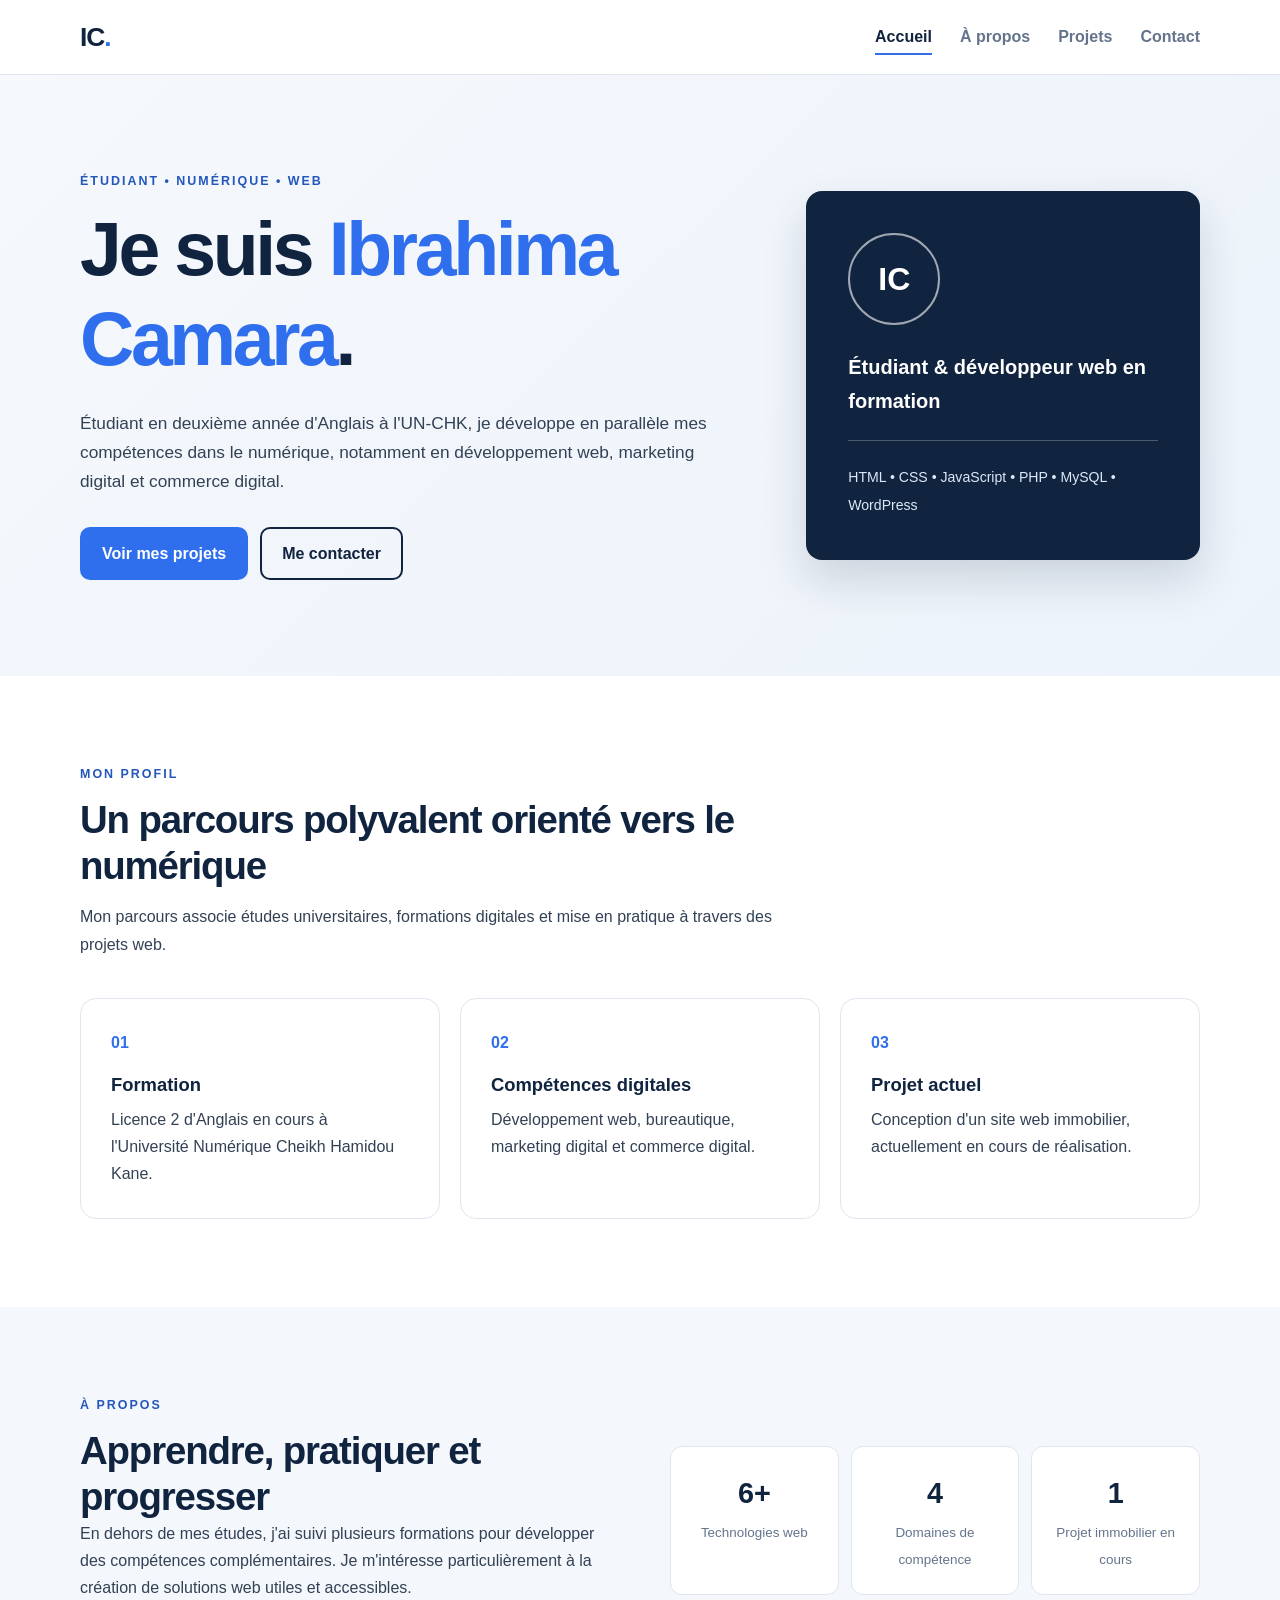
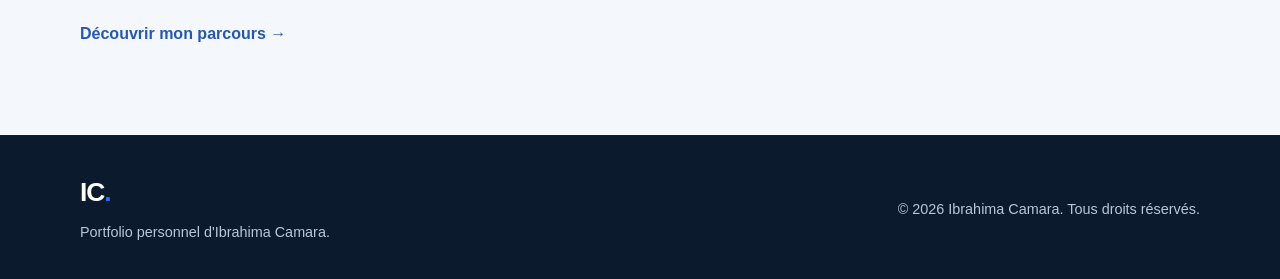
<file: index.html>
<!DOCTYPE html>
<html lang="fr">
<head>
  <meta charset="UTF-8">
  <meta name="viewport" content="width=device-width, initial-scale=1.0">
  <meta name="description" content="Portfolio personnel d'Ibrahima Camara, étudiant et passionné par le numérique et le développement web.">
  <title>Ibrahima Camara | Portfolio</title>
  <link rel="stylesheet" href="css/style.css">
  <script src="js/app.js" defer></script>
</head>
<body>
<header class="site-header">
  <nav class="navbar container" aria-label="Navigation principale">
    <a class="logo" href="index.html">IC<span>.</span></a>
    <button class="menu-toggle" type="button" aria-label="Ouvrir le menu" aria-expanded="false">☰</button>
    <ul class="nav-links">
      <li><a class="active" href="index.html">Accueil</a></li>
      <li><a href="about.html">À propos</a></li>
      <li><a href="projects.html">Projets</a></li>
      <li><a href="contact.html">Contact</a></li>
    </ul>
  </nav>
</header>

<main>
  <section class="hero">
    <div class="container hero-grid">
      <div class="hero-content">
        <p class="eyebrow">ÉTUDIANT • NUMÉRIQUE • WEB</p>
        <h1>Je suis <span>Ibrahima Camara</span>.</h1>
        <p class="hero-text">
          Étudiant en deuxième année d'Anglais à l'UN-CHK, je développe en parallèle
          mes compétences dans le numérique, notamment en développement web,
          marketing digital et commerce digital.
        </p>
        <div class="hero-actions">
          <a class="btn btn-primary" href="projects.html">Voir mes projets</a>
          <a class="btn btn-secondary" href="contact.html">Me contacter</a>
        </div>
      </div>
      <div class="hero-card" aria-label="Présentation rapide">
        <div class="initials">IC</div>
        <p>Étudiant &amp; développeur web en formation</p>
        <div class="mini-line"></div>
        <span>HTML • CSS • JavaScript • PHP • MySQL • WordPress</span>
      </div>
    </div>
  </section>

  <section class="section" id="aperçu">
    <div class="container">
      <div class="section-heading">
        <p class="eyebrow">MON PROFIL</p>
        <h2>Un parcours polyvalent orienté vers le numérique</h2>
        <p>Mon parcours associe études universitaires, formations digitales et mise en pratique à travers des projets web.</p>
      </div>
      <div class="cards three">
        <article class="info-card">
          <div class="icon">01</div>
          <h3>Formation</h3>
          <p>Licence 2 d'Anglais en cours à l'Université Numérique Cheikh Hamidou Kane.</p>
        </article>
        <article class="info-card">
          <div class="icon">02</div>
          <h3>Compétences digitales</h3>
          <p>Développement web, bureautique, marketing digital et commerce digital.</p>
        </article>
        <article class="info-card">
          <div class="icon">03</div>
          <h3>Projet actuel</h3>
          <p>Conception d'un site web immobilier, actuellement en cours de réalisation.</p>
        </article>
      </div>
    </div>
  </section>

  <section class="section section-soft">
    <div class="container split">
      <div>
        <p class="eyebrow">À PROPOS</p>
        <h2>Apprendre, pratiquer et progresser</h2>
        <p>
          En dehors de mes études, j'ai suivi plusieurs formations pour développer
          des compétences complémentaires. Je m'intéresse particulièrement à la
          création de solutions web utiles et accessibles.
        </p>
        <a class="text-link" href="about.html">Découvrir mon parcours →</a>
      </div>
      <div class="stats">
        <div><strong>6+</strong><span>Technologies web</span></div>
        <div><strong>4</strong><span>Domaines de compétence</span></div>
        <div><strong>1</strong><span>Projet immobilier en cours</span></div>
      </div>
    </div>
  </section>
</main>

<footer class="footer">
  <div class="container footer-grid">
    <div><a class="logo" href="index.html">IC<span>.</span></a><p>Portfolio personnel d'Ibrahima Camara.</p></div>
    <div><p>© <span class="year"></span> Ibrahima Camara. Tous droits réservés.</p></div>
  </div>
</footer>
</body>
</html>
</file>
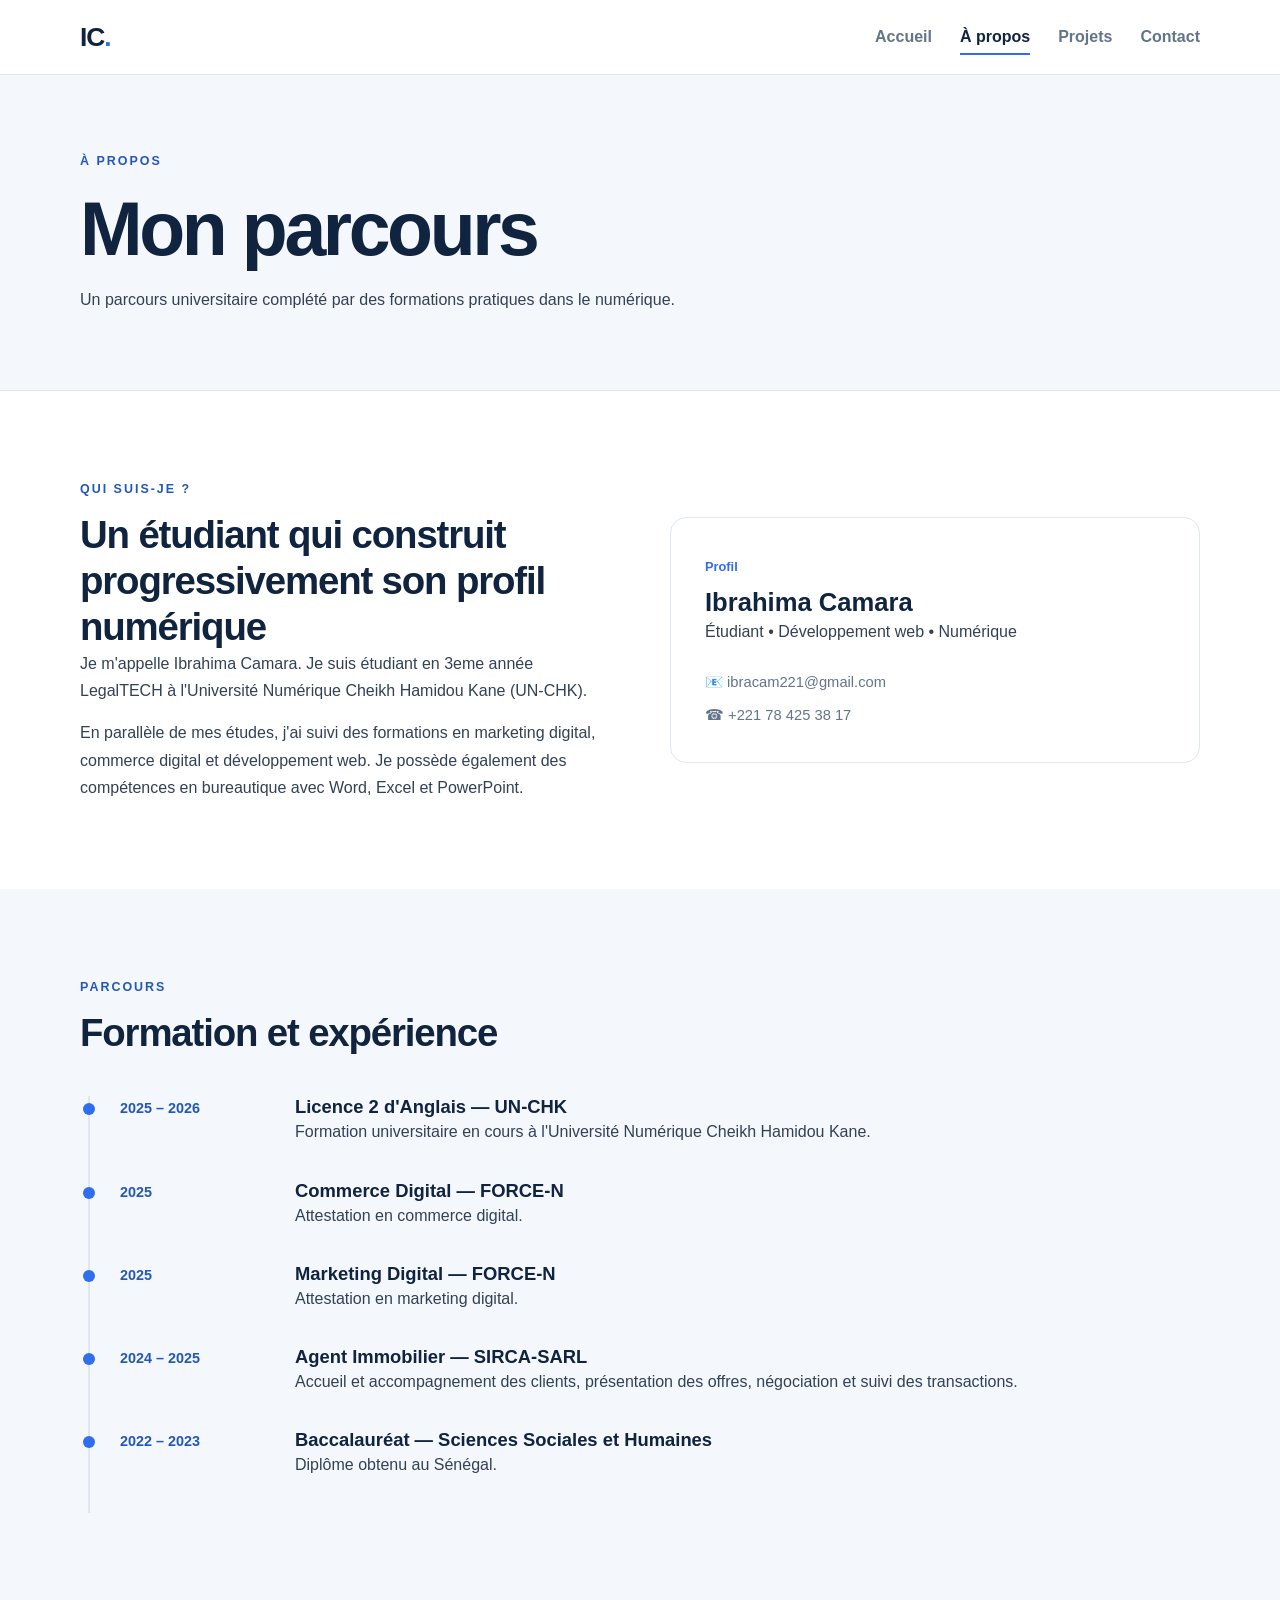
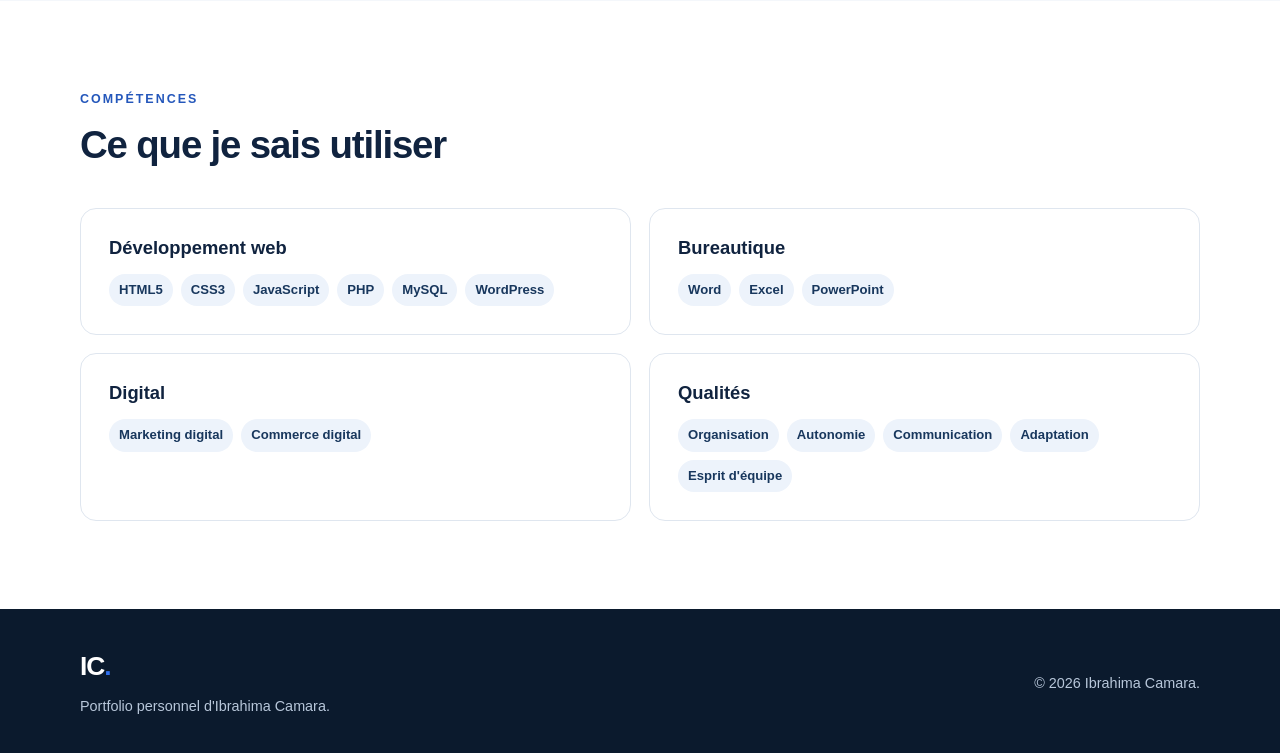
<file: about.html>
<!DOCTYPE html>
<html lang="fr">
<head>
  <meta charset="UTF-8">
  <meta name="viewport" content="width=device-width, initial-scale=1.0">
  <meta name="description" content="À propos du parcours d'Ibrahima Camara.">
  <title>À propos | Ibrahima Camara</title>
  <link rel="stylesheet" href="css/style.css">
  <script src="js/app.js" defer></script>
</head>
<body>
<header class="site-header">
  <nav class="navbar container" aria-label="Navigation principale">
    <a class="logo" href="index.html">IC<span>.</span></a>
    <button class="menu-toggle" type="button" aria-label="Ouvrir le menu" aria-expanded="false">☰</button>
    <ul class="nav-links">
      <li><a href="index.html">Accueil</a></li>
      <li><a class="active" href="about.html">À propos</a></li>
      <li><a href="projects.html">Projets</a></li>
      <li><a href="contact.html">Contact</a></li>
    </ul>
  </nav>
</header>

<main>
  <section class="page-hero">
    <div class="container">
      <p class="eyebrow">À PROPOS</p>
      <h1>Mon parcours</h1>
      <p>Un parcours universitaire complété par des formations pratiques dans le numérique.</p>
    </div>
  </section>

  <section class="section">
    <div class="container split about-intro">
      <div>
        <p class="eyebrow">QUI SUIS-JE ?</p>
        <h2>Un étudiant qui construit progressivement son profil numérique</h2>
        <p>
          Je m'appelle Ibrahima Camara. Je suis étudiant en 3eme année LegalTECH
          à l'Université Numérique Cheikh Hamidou Kane (UN-CHK).
        </p>
        <p>
          En parallèle de mes études, j'ai suivi des formations en marketing digital,
          commerce digital et développement web. Je possède également des compétences
          en bureautique avec Word, Excel et PowerPoint.
        </p>
      </div>
      <div class="profile-box">
        <span class="profile-label">Profil</span>
        <h3>Ibrahima Camara</h3>
        <p>Étudiant • Développement web • Numérique</p>
        <div class="contact-mini">
          <span>📧 ibracam221@gmail.com</span>
          <span>☎ +221 78 425 38 17</span>
        </div>
      </div>
    </div>
  </section>

  <section class="section section-soft">
    <div class="container">
      <div class="section-heading">
        <p class="eyebrow">PARCOURS</p>
        <h2>Formation et expérience</h2>
      </div>
      <div class="timeline">
        <article class="timeline-item">
          <span class="timeline-date">2025 – 2026</span>
          <div><h3>Licence 2 d'Anglais — UN-CHK</h3><p>Formation universitaire en cours à l'Université Numérique Cheikh Hamidou Kane.</p></div>
        </article>
        <article class="timeline-item">
          <span class="timeline-date">2025</span>
          <div><h3>Commerce Digital — FORCE-N</h3><p>Attestation en commerce digital.</p></div>
        </article>
        <article class="timeline-item">
          <span class="timeline-date">2025</span>
          <div><h3>Marketing Digital — FORCE-N</h3><p>Attestation en marketing digital.</p></div>
        </article>
        <article class="timeline-item">
          <span class="timeline-date">2024 – 2025</span>
          <div><h3>Agent Immobilier — SIRCA-SARL</h3><p>Accueil et accompagnement des clients, présentation des offres, négociation et suivi des transactions.</p></div>
        </article>
        <article class="timeline-item">
          <span class="timeline-date">2022 – 2023</span>
          <div><h3>Baccalauréat — Sciences Sociales et Humaines</h3><p>Diplôme obtenu au Sénégal.</p></div>
        </article>
      </div>
    </div>
  </section>

  <section class="section">
    <div class="container">
      <div class="section-heading">
        <p class="eyebrow">COMPÉTENCES</p>
        <h2>Ce que je sais utiliser</h2>
      </div>
      <div class="skills-grid">
        <div class="skill-group"><h3>Développement web</h3><div class="tags"><span>HTML5</span><span>CSS3</span><span>JavaScript</span><span>PHP</span><span>MySQL</span><span>WordPress</span></div></div>
        <div class="skill-group"><h3>Bureautique</h3><div class="tags"><span>Word</span><span>Excel</span><span>PowerPoint</span></div></div>
        <div class="skill-group"><h3>Digital</h3><div class="tags"><span>Marketing digital</span><span>Commerce digital</span></div></div>
        <div class="skill-group"><h3>Qualités</h3><div class="tags"><span>Organisation</span><span>Autonomie</span><span>Communication</span><span>Adaptation</span><span>Esprit d'équipe</span></div></div>
      </div>
    </div>
  </section>
</main>

<footer class="footer"><div class="container footer-grid"><div><a class="logo" href="index.html">IC<span>.</span></a><p>Portfolio personnel d'Ibrahima Camara.</p></div><div><p>© <span class="year"></span> Ibrahima Camara.</p></div></div></footer>
</body>
</html>
</file>
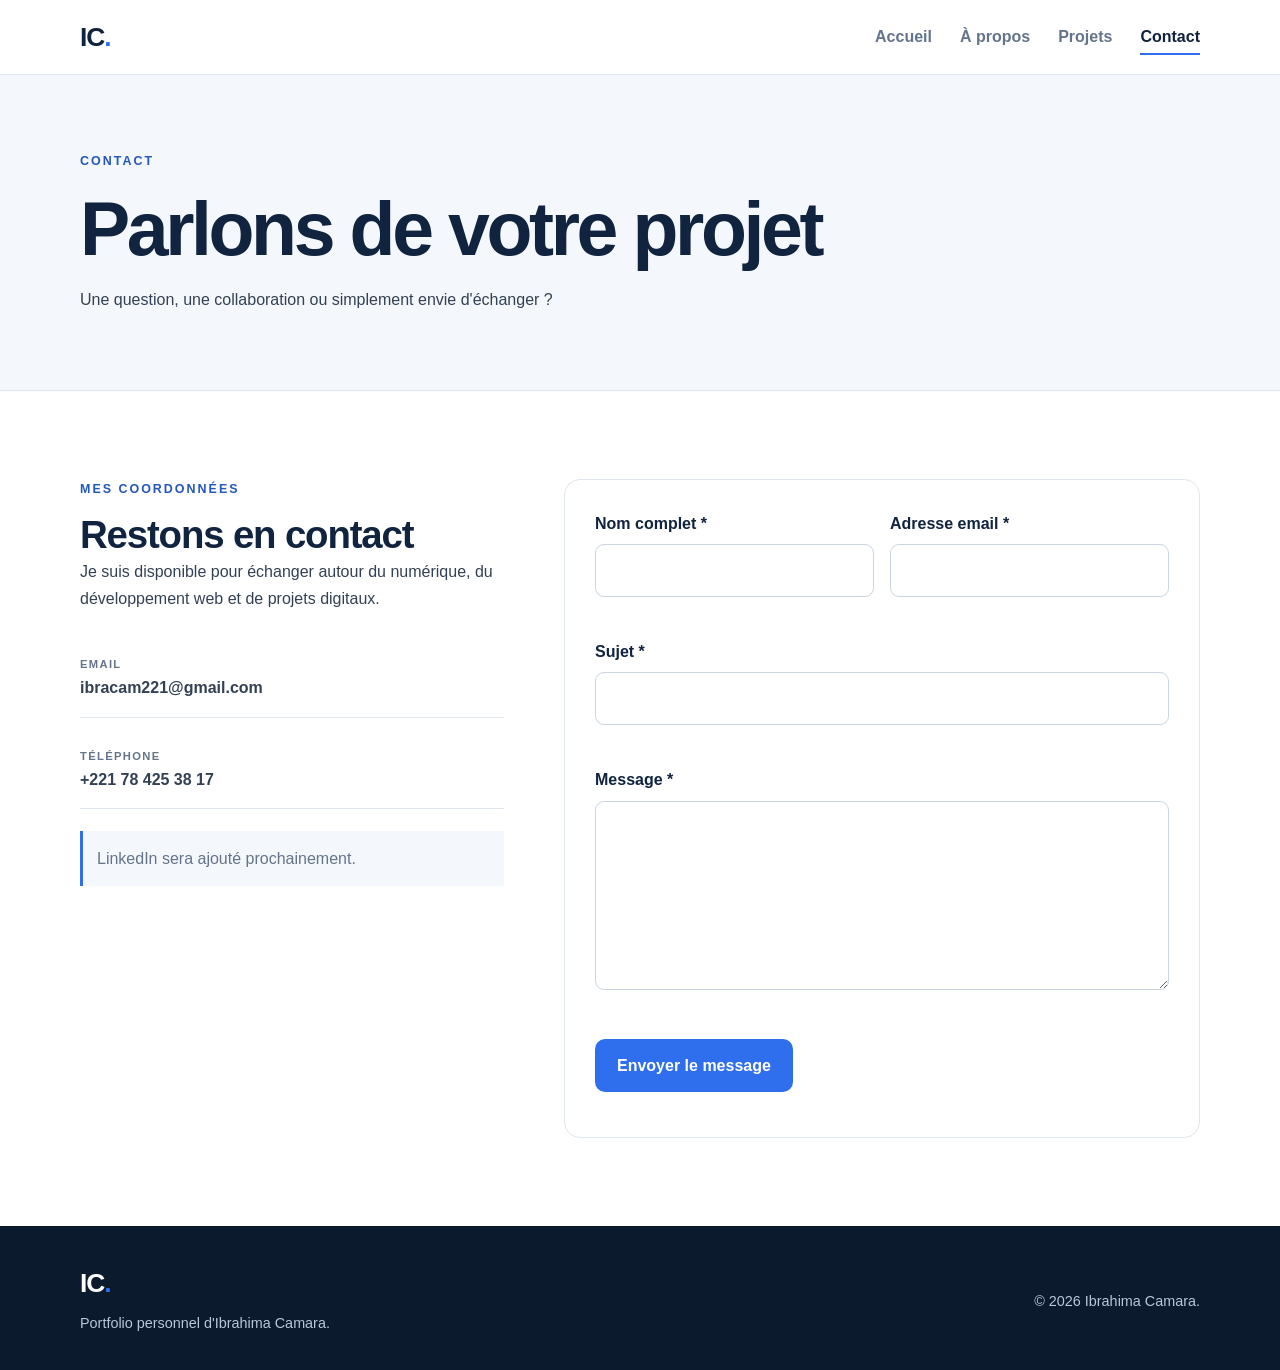
<file: contact.html>
<!DOCTYPE html>
<html lang="fr">
<head>
  <meta charset="UTF-8">
  <meta name="viewport" content="width=device-width, initial-scale=1.0">
  <meta name="description" content="Contactez Ibrahima Camara.">
  <title>Contact | Ibrahima Camara</title>
  <link rel="stylesheet" href="css/style.css">
  <script src="js/app.js" defer></script>
</head>
<body>
<header class="site-header">
  <nav class="navbar container" aria-label="Navigation principale">
    <a class="logo" href="index.html">IC<span>.</span></a>
    <button class="menu-toggle" type="button" aria-label="Ouvrir le menu" aria-expanded="false">☰</button>
    <ul class="nav-links">
      <li><a href="index.html">Accueil</a></li>
      <li><a href="about.html">À propos</a></li>
      <li><a href="projects.html">Projets</a></li>
      <li><a class="active" href="contact.html">Contact</a></li>
    </ul>
  </nav>
</header>

<main>
  <section class="page-hero">
    <div class="container">
      <p class="eyebrow">CONTACT</p>
      <h1>Parlons de votre projet</h1>
      <p>Une question, une collaboration ou simplement envie d'échanger ?</p>
    </div>
  </section>

  <section class="section">
    <div class="container contact-grid">
      <div class="contact-info">
        <p class="eyebrow">MES COORDONNÉES</p>
        <h2>Restons en contact</h2>
        <p>Je suis disponible pour échanger autour du numérique, du développement web et de projets digitaux.</p>
        <div class="contact-list">
          <a href="mailto:ibracam221@gmail.com"><span>EMAIL</span>ibracam221@gmail.com</a>
          <a href="tel:+221784253817"><span>TÉLÉPHONE</span>+221 78 425 38 17</a>
        </div>
        <div class="notice">LinkedIn sera ajouté prochainement.</div>
      </div>

      <form class="contact-form" id="contactForm" novalidate>
        <div class="form-row">
          <div class="form-group">
            <label for="name">Nom complet *</label>
            <input id="name" name="name" type="text" autocomplete="name" required>
            <small class="error" id="nameError"></small>
          </div>
          <div class="form-group">
            <label for="email">Adresse email *</label>
            <input id="email" name="email" type="email" autocomplete="email" required>
            <small class="error" id="emailError"></small>
          </div>
        </div>
        <div class="form-group">
          <label for="subject">Sujet *</label>
          <input id="subject" name="subject" type="text" required>
          <small class="error" id="subjectError"></small>
        </div>
        <div class="form-group">
          <label for="message">Message *</label>
          <textarea id="message" name="message" rows="6" required></textarea>
          <small class="error" id="messageError"></small>
        </div>
        <button class="btn btn-primary" type="submit">Envoyer le message</button>
        <div class="form-feedback" id="formFeedback" role="status" aria-live="polite"></div>
      </form>
    </div>
  </section>
</main>

<footer class="footer"><div class="container footer-grid"><div><a class="logo" href="index.html">IC<span>.</span></a><p>Portfolio personnel d'Ibrahima Camara.</p></div><div><p>© <span class="year"></span> Ibrahima Camara.</p></div></div></footer>
</body>
</html>
</file>
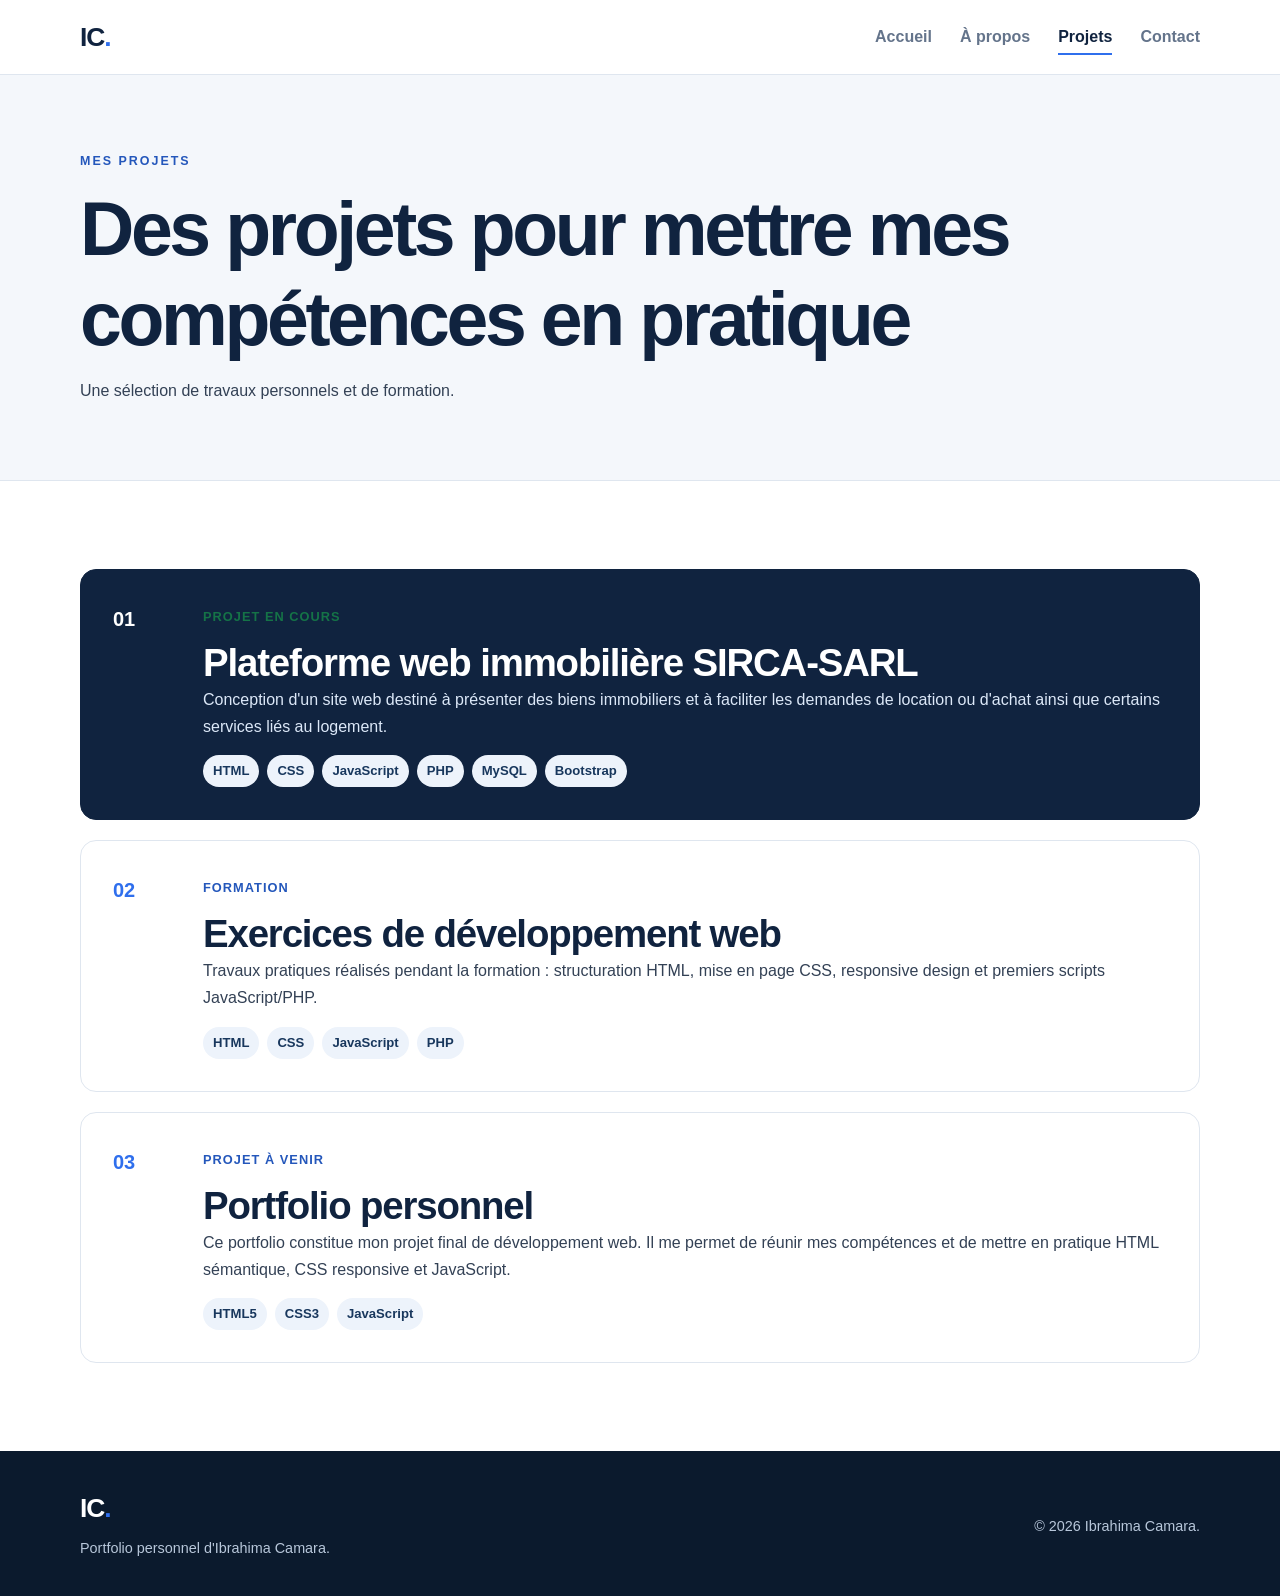
<file: projects.html>
<!DOCTYPE html>
<html lang="fr">
<head>
  <meta charset="UTF-8">
  <meta name="viewport" content="width=device-width, initial-scale=1.0">
  <meta name="description" content="Projets web d'Ibrahima Camara.">
  <title>Projets | Ibrahima Camara</title>
  <link rel="stylesheet" href="css/style.css">
  <script src="js/app.js" defer></script>
</head>
<body>
<header class="site-header">
  <nav class="navbar container" aria-label="Navigation principale">
    <a class="logo" href="index.html">IC<span>.</span></a>
    <button class="menu-toggle" type="button" aria-label="Ouvrir le menu" aria-expanded="false">☰</button>
    <ul class="nav-links">
      <li><a href="index.html">Accueil</a></li>
      <li><a href="about.html">À propos</a></li>
      <li><a class="active" href="projects.html">Projets</a></li>
      <li><a href="contact.html">Contact</a></li>
    </ul>
  </nav>
</header>

<main>
  <section class="page-hero">
    <div class="container">
      <p class="eyebrow">MES PROJETS</p>
      <h1>Des projets pour mettre mes compétences en pratique</h1>
      <p>Une sélection de travaux personnels et de formation.</p>
    </div>
  </section>

  <section class="section">
    <div class="container projects-grid">
      <article class="project-card featured">
        <div class="project-number">01</div>
        <div class="project-content">
          <span class="status">Projet en cours</span>
          <h2>Plateforme web immobilière SIRCA-SARL</h2>
          <p>
            Conception d'un site web destiné à présenter des biens immobiliers
            et à faciliter les demandes de location ou d'achat ainsi que certains
            services liés au logement.
          </p>
          <div class="tags"><span>HTML</span><span>CSS</span><span>JavaScript</span><span>PHP</span><span>MySQL</span><span>Bootstrap</span></div>
        </div>
      </article>

      <article class="project-card">
        <div class="project-number">02</div>
        <div class="project-content">
          <span class="status status-neutral">Formation</span>
          <h2>Exercices de développement web</h2>
          <p>
            Travaux pratiques réalisés pendant la formation : structuration
            HTML, mise en page CSS, responsive design et premiers scripts JavaScript/PHP.
          </p>
          <div class="tags"><span>HTML</span><span>CSS</span><span>JavaScript</span><span>PHP</span></div>
        </div>
      </article>

      <article class="project-card">
        <div class="project-number">03</div>
        <div class="project-content">
          <span class="status status-neutral">Projet à venir</span>
          <h2>Portfolio personnel</h2>
          <p>
            Ce portfolio constitue mon projet final de développement web.
            Il me permet de réunir mes compétences et de mettre en pratique
            HTML sémantique, CSS responsive et JavaScript.
          </p>
          <div class="tags"><span>HTML5</span><span>CSS3</span><span>JavaScript</span></div>
        </div>
      </article>
    </div>
  </section>
</main>

<footer class="footer"><div class="container footer-grid"><div><a class="logo" href="index.html">IC<span>.</span></a><p>Portfolio personnel d'Ibrahima Camara.</p></div><div><p>© <span class="year"></span> Ibrahima Camara.</p></div></div></footer>
</body>
</html>
</file>
<file: css/style.css>
/* =========================================================
   PORTFOLIO IBRAHIMA CAMARA — CSS3
   Design : professionnel, sobre, responsive, écoconçu
   ========================================================= */

:root {
  --ink: #10233f;
  --ink-2: #18375d;
  --accent: #2f6fed;
  --accent-dark: #2457bb;
  --surface: #ffffff;
  --soft: #f4f7fb;
  --line: #dfe6ef;
  --text: #334155;
  --muted: #64748b;
  --success: #157347;
  --danger: #b42318;
  --radius: 16px;
  --max: 1120px;
}

* { box-sizing: border-box; margin: 0; padding: 0; }

html { scroll-behavior: smooth; }

body {
  font-family: Arial, Helvetica, sans-serif;
  color: var(--text);
  background: var(--surface);
  line-height: 1.7;
  font-size: 16px;
}

a { color: inherit; text-decoration: none; }
img { max-width: 100%; display: block; }
button, input, textarea { font: inherit; }

.container {
  width: min(92%, var(--max));
  margin-inline: auto;
}

.site-header {
  position: sticky;
  top: 0;
  z-index: 50;
  background: rgba(255,255,255,.97);
  border-bottom: 1px solid var(--line);
}

.navbar {
  min-height: 74px;
  display: flex;
  align-items: center;
  justify-content: space-between;
}

.logo {
  font-size: 1.65rem;
  font-weight: 800;
  color: var(--ink);
  letter-spacing: -.04em;
}
.logo span { color: var(--accent); }

.nav-links {
  list-style: none;
  display: flex;
  gap: 28px;
  align-items: center;
}
.nav-links a {
  color: var(--muted);
  font-weight: 700;
  padding: 8px 0;
  border-bottom: 2px solid transparent;
}
.nav-links a:hover,
.nav-links a.active {
  color: var(--ink);
  border-bottom-color: var(--accent);
}

.menu-toggle {
  display: none;
  border: 0;
  background: transparent;
  color: var(--ink);
  font-size: 1.6rem;
  cursor: pointer;
}

.hero {
  background: linear-gradient(135deg, #f5f8fc 0%, #edf3fb 100%);
  padding: 96px 0;
}
.hero-grid {
  display: grid;
  grid-template-columns: 1.25fr .75fr;
  gap: 70px;
  align-items: center;
}
.eyebrow {
  color: var(--accent-dark);
  font-size: .78rem;
  font-weight: 800;
  letter-spacing: .16em;
  margin-bottom: 12px;
}
h1, h2, h3 { color: var(--ink); line-height: 1.2; }
h1 { font-size: clamp(2.4rem, 6vw, 4.7rem); letter-spacing: -.045em; }
h1 span { color: var(--accent); }
h2 { font-size: clamp(1.8rem, 3vw, 2.7rem); letter-spacing: -.03em; }
h3 { font-size: 1.15rem; }
.hero-text {
  max-width: 700px;
  margin: 24px 0 30px;
  color: var(--text);
  font-size: 1.08rem;
}
.hero-actions { display: flex; gap: 12px; flex-wrap: wrap; }

.btn {
  display: inline-flex;
  justify-content: center;
  align-items: center;
  min-height: 48px;
  padding: 11px 20px;
  border-radius: 10px;
  font-weight: 800;
  border: 2px solid transparent;
  cursor: pointer;
}
.btn-primary { background: var(--accent); color: #fff; }
.btn-primary:hover { background: var(--accent-dark); }
.btn-secondary { border-color: var(--ink); color: var(--ink); background: transparent; }
.btn-secondary:hover { background: var(--ink); color: #fff; }

.hero-card {
  background: var(--ink);
  color: #fff;
  padding: 42px;
  border-radius: var(--radius);
  box-shadow: 0 20px 45px rgba(16,35,63,.16);
}
.hero-card .initials {
  width: 92px;
  height: 92px;
  display: grid;
  place-items: center;
  border: 2px solid rgba(255,255,255,.6);
  border-radius: 50%;
  font-size: 2rem;
  font-weight: 800;
  margin-bottom: 25px;
}
.hero-card p { font-size: 1.25rem; font-weight: 700; }
.hero-card span { color: #dce8f8; font-size: .88rem; }
.mini-line { height: 1px; background: rgba(255,255,255,.25); margin: 22px 0; }

.section { padding: 88px 0; }
.section-soft { background: var(--soft); }
.section-heading { max-width: 720px; margin-bottom: 40px; }
.section-heading p:last-child { margin-top: 14px; }

.cards {
  display: grid;
  gap: 20px;
}
.cards.three { grid-template-columns: repeat(3, 1fr); }
.info-card, .project-card, .skill-group, .profile-box, .contact-form {
  background: #fff;
  border: 1px solid var(--line);
  border-radius: var(--radius);
}
.info-card { padding: 30px; }
.info-card p { margin-top: 10px; }
.icon, .project-number {
  color: var(--accent);
  font-weight: 900;
  margin-bottom: 18px;
}

.split {
  display: grid;
  grid-template-columns: 1fr 1fr;
  gap: 60px;
  align-items: center;
}
.text-link { display: inline-block; margin-top: 18px; color: var(--accent-dark); font-weight: 800; }
.stats {
  display: grid;
  grid-template-columns: repeat(3, 1fr);
  gap: 12px;
}
.stats div {
  background: #fff;
  border: 1px solid var(--line);
  padding: 22px 15px;
  border-radius: 12px;
  text-align: center;
}
.stats strong { display: block; color: var(--ink); font-size: 1.8rem; }
.stats span { color: var(--muted); font-size: .84rem; }

.page-hero {
  padding: 76px 0;
  background: var(--soft);
  border-bottom: 1px solid var(--line);
}
.page-hero p:last-child { margin-top: 12px; max-width: 700px; }

.about-intro p + p { margin-top: 15px; }
.profile-box { padding: 34px; }
.profile-label { color: var(--accent); font-weight: 800; font-size: .8rem; }
.profile-box h3 { margin-top: 8px; font-size: 1.6rem; }
.contact-mini { display: grid; gap: 8px; margin-top: 25px; color: var(--muted); font-size: .92rem; }

.timeline {
  border-left: 2px solid var(--line);
  margin-left: 8px;
}
.timeline-item {
  position: relative;
  display: grid;
  grid-template-columns: 150px 1fr;
  gap: 25px;
  padding: 0 0 34px 30px;
}
.timeline-item::before {
  content: "";
  position: absolute;
  width: 12px;
  height: 12px;
  border-radius: 50%;
  background: var(--accent);
  left: -7px;
  top: 7px;
}
.timeline-date { color: var(--accent-dark); font-weight: 800; font-size: .9rem; }

.skills-grid {
  display: grid;
  grid-template-columns: repeat(2, 1fr);
  gap: 18px;
}
.skill-group { padding: 28px; }
.tags { display: flex; flex-wrap: wrap; gap: 8px; margin-top: 15px; }
.tags span {
  padding: 5px 10px;
  border-radius: 999px;
  background: #edf3fb;
  color: var(--ink-2);
  font-size: .82rem;
  font-weight: 700;
}

.projects-grid { display: grid; gap: 20px; }
.project-card {
  padding: 32px;
  display: grid;
  grid-template-columns: 80px 1fr;
  gap: 10px;
}
.project-card.featured { background: var(--ink); color: #fff; border-color: var(--ink); }
.project-card.featured h2,
.project-card.featured .project-number { color: #fff; }
.project-card.featured p { color: #dce8f8; }
.project-number { font-size: 1.25rem; }
.status {
  display: inline-block;
  margin-bottom: 12px;
  color: var(--success);
  font-weight: 800;
  font-size: .8rem;
  text-transform: uppercase;
  letter-spacing: .08em;
}
.status-neutral { color: var(--accent-dark); }

.contact-grid {
  display: grid;
  grid-template-columns: .8fr 1.2fr;
  gap: 60px;
  align-items: start;
}
.contact-list { display: grid; gap: 14px; margin-top: 28px; }
.contact-list a {
  padding: 15px 0;
  border-bottom: 1px solid var(--line);
  font-weight: 700;
}
.contact-list span { display: block; color: var(--muted); font-size: .7rem; letter-spacing: .12em; }
.notice {
  margin-top: 22px;
  padding: 14px;
  background: var(--soft);
  border-left: 3px solid var(--accent);
  color: var(--muted);
}
.contact-form { padding: 30px; }
.form-row { display: grid; grid-template-columns: 1fr 1fr; gap: 16px; }
.form-group { margin-bottom: 18px; }
label { display: block; color: var(--ink); font-weight: 800; margin-bottom: 7px; }
input, textarea {
  width: 100%;
  border: 1px solid #cbd5e1;
  border-radius: 9px;
  padding: 12px 13px;
  background: #fff;
  color: var(--ink);
}
input:focus, textarea:focus, button:focus, a:focus {
  outline: 3px solid rgba(47,111,237,.28);
  outline-offset: 2px;
}
input.invalid, textarea.invalid { border-color: var(--danger); }
.error { display: block; min-height: 20px; color: var(--danger); font-size: .8rem; margin-top: 3px; }
.form-feedback { margin-top: 15px; font-weight: 700; }
.form-feedback.success { color: var(--success); }
.form-feedback.error-message { color: var(--danger); }

.footer {
  background: #0b1a2d;
  color: #b8c7da;
  padding: 35px 0;
}
.footer-grid { display: flex; justify-content: space-between; gap: 30px; align-items: center; }
.footer .logo { color: #fff; }
.footer p { margin-top: 5px; font-size: .9rem; }

@media (max-width: 900px) {
  .hero-grid, .split, .contact-grid { grid-template-columns: 1fr; }
  .cards.three { grid-template-columns: 1fr; }
  .hero { padding: 70px 0; }
  .hero-card { max-width: 560px; }
}

@media (max-width: 700px) {
  .navbar { position: relative; }
  .menu-toggle { display: block; }
  .nav-links {
    display: none;
    position: absolute;
    top: 74px;
    left: 0;
    right: 0;
    padding: 18px 4%;
    background: #fff;
    border-bottom: 1px solid var(--line);
    flex-direction: column;
    align-items: flex-start;
    gap: 8px;
  }
  .nav-links.open { display: flex; }
  .nav-links a { display: block; width: 100%; }
  .section { padding: 65px 0; }
  .page-hero { padding: 58px 0; }
  .stats, .skills-grid, .form-row { grid-template-columns: 1fr; }
  .project-card { grid-template-columns: 1fr; }
  .timeline-item { grid-template-columns: 1fr; gap: 5px; padding-left: 24px; }
  .footer-grid { flex-direction: column; align-items: flex-start; }
}

@media (prefers-reduced-motion: reduce) {
  html { scroll-behavior: auto; }
  *, *::before, *::after { animation-duration: .01ms !important; transition-duration: .01ms !important; }
}
</file>
